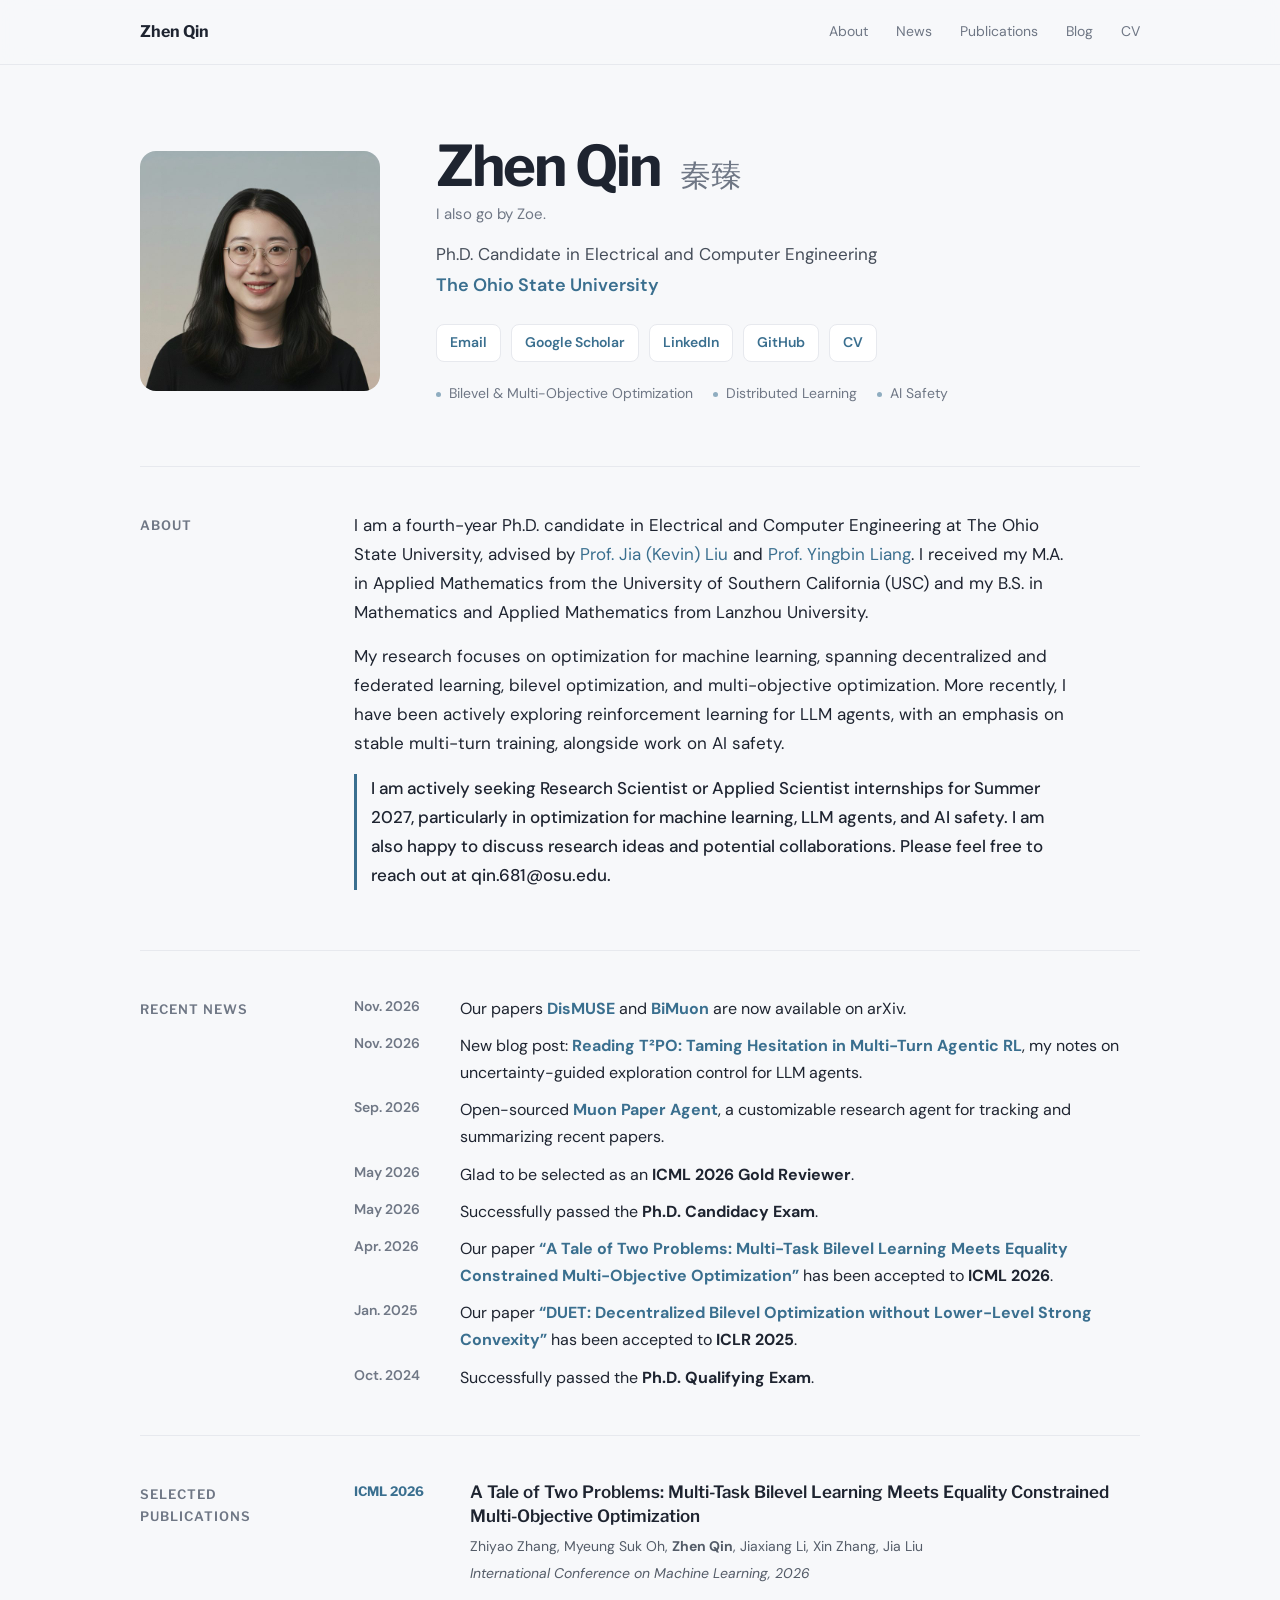
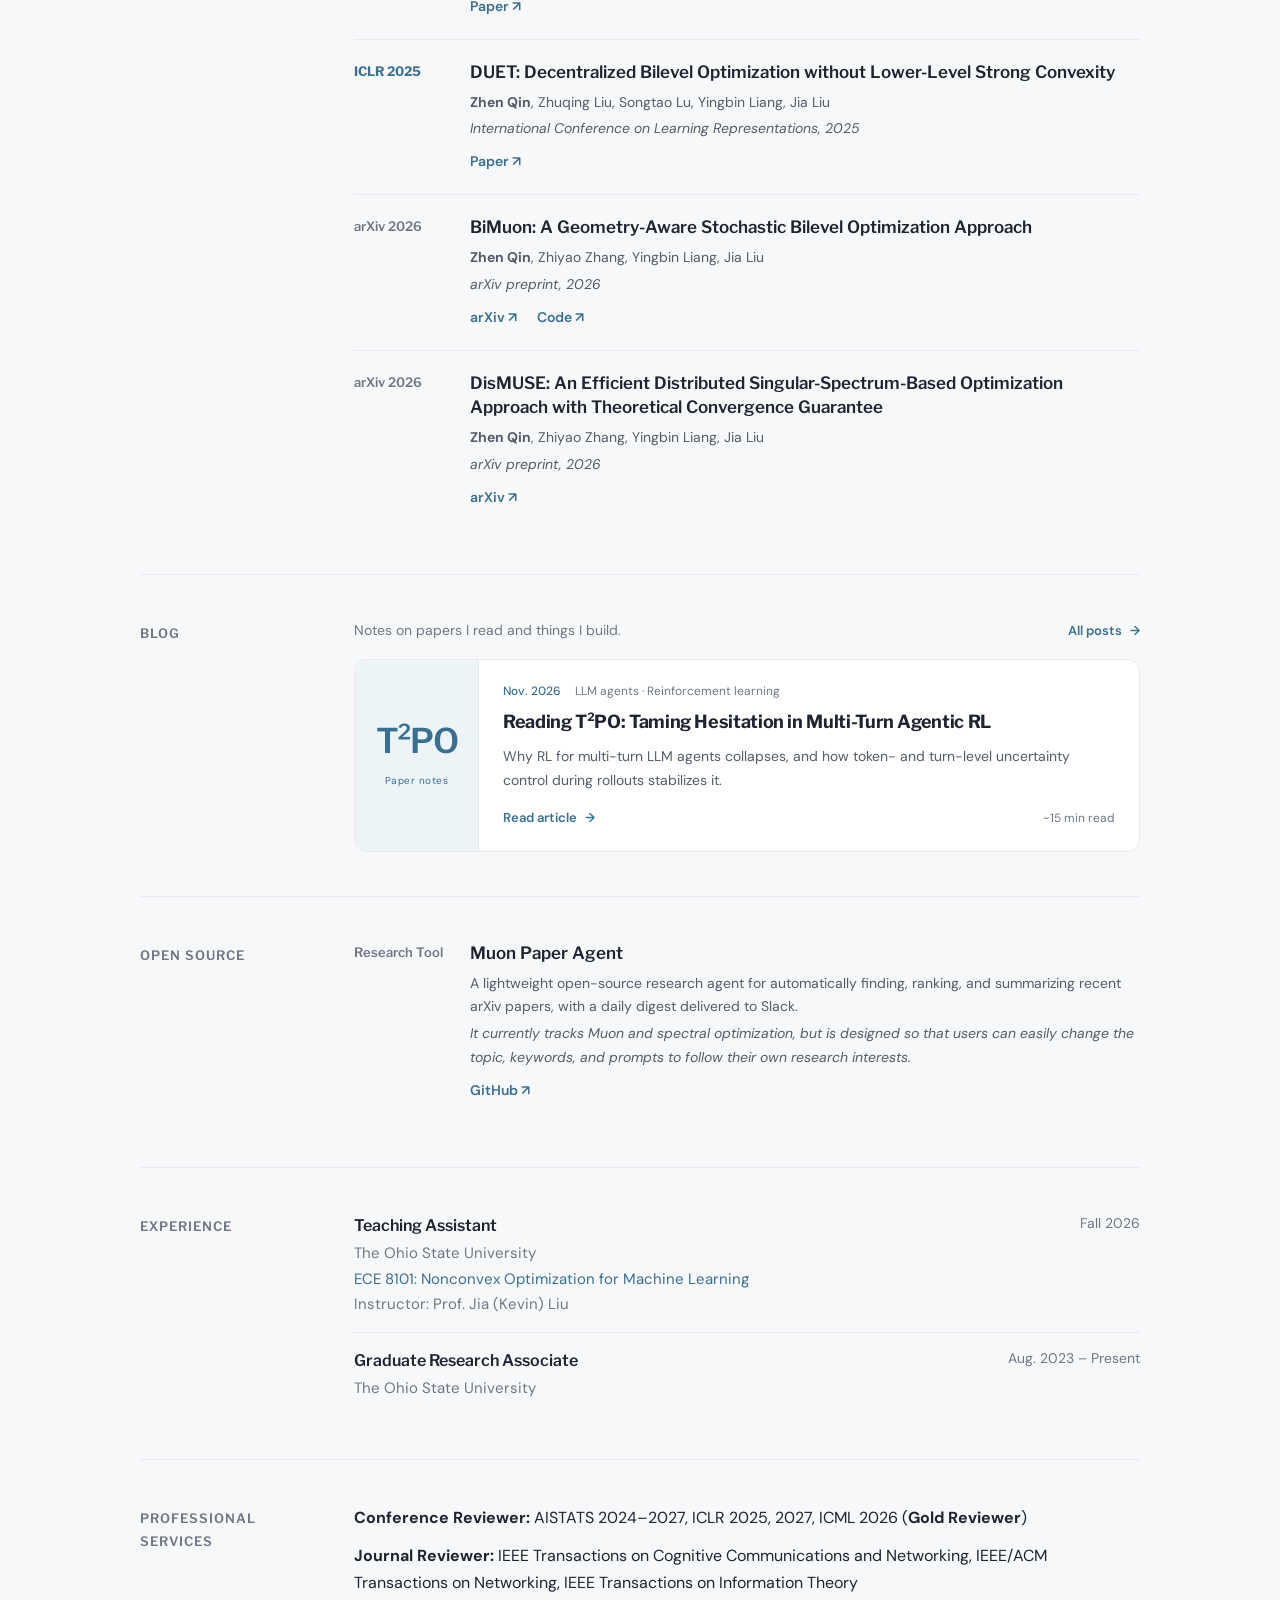
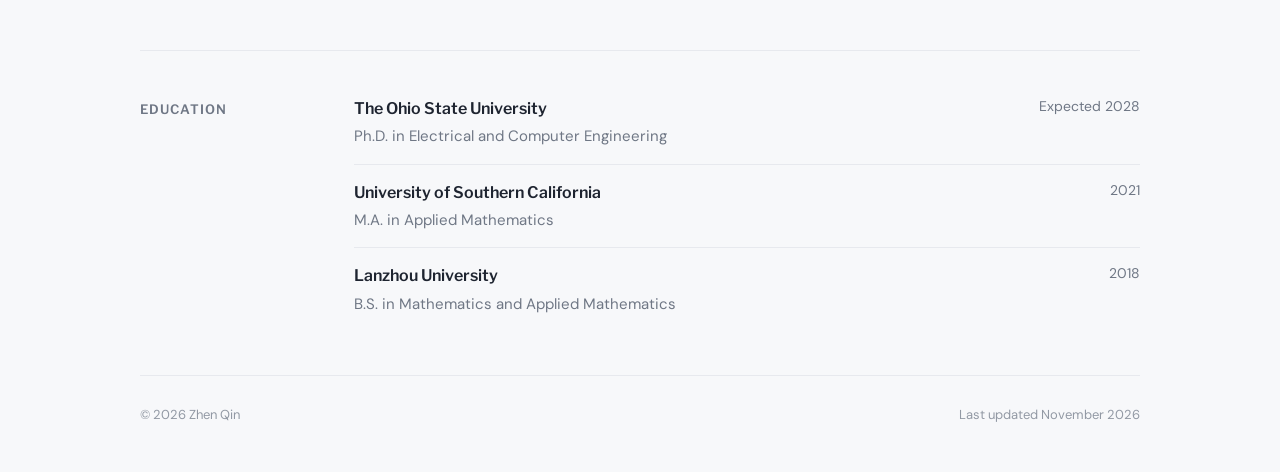
<file: index.html>
<!DOCTYPE html>
<html lang="en">
<head>
  <meta charset="UTF-8">
  <meta name="viewport" content="width=device-width, initial-scale=1.0">
  <meta name="description" content="Zhen Qin — Ph.D. Candidate at The Ohio State University.">
  <title>Zhen Qin</title>
  <link rel="stylesheet" href="style.css?v=refresh-1">
</head>
<body>
<header class="topbar">
  <div class="shell nav">
    <a class="brand" href="#top">Zhen Qin</a>
    <div class="navlinks">
      <a href="#about">About</a>
      <a href="#news">News</a>
      <a href="#publications">Publications</a>
      <a href="#blog">Blog</a>
      <a href="cv.pdf" target="_blank" rel="noopener">CV</a>
    </div>
  </div>
</header>

<main id="top" class="shell">
  <section class="hero">
    <div class="photo-wrap">
      <img src="profile.jpg" alt="Zhen Qin" class="photo">
    </div>
    <div class="hero-copy">
      <h1>Zhen Qin <span class="cn">秦臻</span></h1>
      <p class="aka-visible">I also go by Zoe.</p>
      <p class="position">Ph.D. Candidate in Electrical and Computer Engineering<br>
      <span>The Ohio State University</span></p>

      <div class="links">
        <a href="mailto:qin.681@osu.edu">Email</a>
        <a href="https://scholar.google.com/citations?user=U0ieJ7IAAAAJ" target="_blank" rel="noopener">Google Scholar</a>
        <a href="https://www.linkedin.com/in/zhen-qin-641653210/" target="_blank" rel="noopener">LinkedIn</a>
        <a href="https://github.com/ZhenQinZoe" target="_blank" rel="noopener">GitHub</a>
        <a href="cv.pdf" target="_blank" rel="noopener">CV</a>
      </div>

      <div class="tags">
        <span>Bilevel &amp; Multi-Objective Optimization</span>
        <span>Distributed Learning</span>
        <span>AI Safety</span>
      </div>
    </div>
  </section>

  <section id="about" class="section">
    <div class="label">About</div>
    <div class="body prose">
      <p>I am a fourth-year Ph.D. candidate in Electrical and Computer Engineering at The Ohio State University, advised by <a href="https://kevinliu-osu.github.io/" target="_blank" rel="noopener">Prof. Jia (Kevin) Liu</a> and <a href="https://sites.google.com/view/yingbinliang/home" target="_blank" rel="noopener">Prof. Yingbin Liang</a>. I received my M.A. in Applied Mathematics from the University of Southern California (USC) and my B.S. in Mathematics and Applied Mathematics from Lanzhou University.</p>
      <p>My research focuses on optimization for machine learning, spanning decentralized and federated learning, bilevel optimization, and multi-objective optimization. More recently, I have been actively exploring reinforcement learning for LLM agents, with an emphasis on stable multi-turn training, alongside work on AI safety.</p>
      <p class="seeking">I am actively seeking Research Scientist or Applied Scientist internships for Summer 2027, particularly in optimization for machine learning, LLM agents, and AI safety. I am also happy to discuss research ideas and potential collaborations. Please feel free to reach out at qin.681@osu.edu.</p>
    </div>
  </section>

  <section id="news" class="section">
    <div class="label">Recent News</div>
    <div class="body news-list">
      <div class="news-item"><span class="news-date">Nov. 2026</span><span>Our papers <a href="https://arxiv.org/abs/2611.10212" target="_blank" rel="noopener"><strong>DisMUSE</strong></a> and <a href="https://arxiv.org/abs/2611.10188" target="_blank" rel="noopener"><strong>BiMuon</strong></a> are now available on arXiv.</span></div>
      <div class="news-item"><span class="news-date">Nov. 2026</span><span> New blog post: <a href="blog/t2po/"><strong>Reading T²PO: Taming Hesitation in Multi-Turn Agentic RL</strong></a>, my notes on uncertainty-guided exploration control for LLM agents.</span></div>
      <div class="news-item"><span class="news-date">Sep. 2026</span><span> Open-sourced <a href="https://github.com/ZhenQinZoe/muon-paper-agent"target="_blank"rel="noopener"><strong>Muon Paper Agent</strong></a>, a customizable research agent for tracking and summarizing recent papers.</span></div>
      <div class="news-item"><span class="news-date">May 2026</span><span>Glad to be selected as an <strong>ICML 2026 Gold Reviewer</strong>.</span></div>
      <div class="news-item"><span class="news-date">May 2026</span><span>Successfully passed the <strong>Ph.D. Candidacy Exam</strong>.</span></div>
      <div class="news-item"><span class="news-date">Apr. 2026</span><span>Our paper <a href="https://arxiv.org/pdf/2605.09094" target="_blank" rel="noopener"><strong>“A Tale of Two Problems: Multi-Task Bilevel Learning Meets Equality Constrained Multi-Objective Optimization”</strong></a> has been accepted to <strong>ICML 2026</strong>.</span></div>
      <div class="news-item"><span class="news-date">Jan. 2025</span><span>Our paper <a href="https://proceedings.iclr.cc/paper_files/paper/2025/file/707a2d58641b2192203b4bf4c532cfe1-Paper-Conference.pdf" target="_blank" rel="noopener"><strong>“DUET: Decentralized Bilevel Optimization without Lower-Level Strong Convexity”</strong></a> has been accepted to <strong>ICLR 2025</strong>.</span></div>
      <div class="news-item"><span class="news-date">Oct. 2024</span><span>Successfully passed the <strong>Ph.D. Qualifying Exam</strong>.</span></div>
    </div>
  </section>

  <section id="publications" class="section">
    <div class="label">Selected Publications</div>
    <div class="body">
      <article class="paper">
        <div class="badge">ICML 2026</div>
        <div>
          <h2>A Tale of Two Problems: Multi-Task Bilevel Learning Meets Equality Constrained Multi-Objective Optimization</h2>
          <p class="meta">Zhiyao Zhang, Myeung Suk Oh, <strong>Zhen Qin</strong>, Jiaxiang Li, Xin Zhang, Jia Liu</p>
          <p class="venue">International Conference on Machine Learning, 2026</p>
          <a class="paperlink" href="https://arxiv.org/pdf/2605.09094" target="_blank">Paper ↗</a>
        </div>
      </article>

      <article class="paper">
        <div class="badge">ICLR 2025</div>
        <div>
          <h2>DUET: Decentralized Bilevel Optimization without Lower-Level Strong Convexity</h2>
          <p class="meta"><strong>Zhen Qin</strong>, Zhuqing Liu, Songtao Lu, Yingbin Liang, Jia Liu</p>
          <p class="venue">International Conference on Learning Representations, 2025</p>
          <a class="paperlink" href="https://proceedings.iclr.cc/paper_files/paper/2025/file/707a2d58641b2192203b4bf4c532cfe1-Paper-Conference.pdf" target="_blank">Paper ↗</a>
        </div>
      </article>

      <article class="paper">
        <div class="badge pre">arXiv 2026</div>
        <div>
          <h2>BiMuon: A Geometry-Aware Stochastic Bilevel Optimization Approach</h2>
          <p class="meta"><strong>Zhen Qin</strong>, Zhiyao Zhang, Yingbin Liang, Jia Liu</p>
          <p class="venue">arXiv preprint, 2026</p>
          <a class="paperlink" href="https://arxiv.org/abs/2611.10188" target="_blank" rel="noopener">arXiv ↗</a>
          <a class="paperlink" href="https://github.com/ZhenQinZoe/BiMuon" target="_blank" rel="noopener">Code ↗</a>
        </div>
      </article>

      <article class="paper">
        <div class="badge pre">arXiv 2026</div>
        <div>
          <h2>DisMUSE: An Efficient Distributed Singular-Spectrum-Based Optimization Approach with Theoretical Convergence Guarantee</h2>
          <p class="meta"><strong>Zhen Qin</strong>, Zhiyao Zhang, Yingbin Liang, Jia Liu</p>
          <p class="venue">arXiv preprint, 2026</p>
          <a class="paperlink" href="https://arxiv.org/abs/2611.10212" target="_blank" rel="noopener">arXiv ↗</a>
        </div>
      </article>
    </div>
  </section>

  <section id="blog" class="section home-writing" aria-labelledby="blog-heading">
    <h2 class="label" id="blog-heading">Blog</h2>
    <div class="body">
      <div class="home-writing-overview">
        <p>Notes on papers I read and things I build.</p>
        <a class="home-all-posts" href="blog/">All posts <span aria-hidden="true">→</span></a>
      </div>
      <div class="home-writing-list">
        <article class="home-post">
          <a class="home-post-link" href="blog/t2po/" aria-labelledby="home-t2po-title">
            <div class="home-post-cover" aria-hidden="true"><span>T²PO</span><span>Paper notes</span></div>
            <div class="home-post-copy">
              <div class="home-post-meta"><time datetime="2026-11">Nov. 2026</time><span>LLM agents · Reinforcement learning</span></div>
              <h3 id="home-t2po-title">Reading T²PO: Taming Hesitation in Multi-Turn Agentic RL</h3>
              <p>Why RL for multi-turn LLM agents collapses, and how token- and turn-level uncertainty control during rollouts stabilizes it.</p>
              <div class="home-post-bottom"><span class="home-read-link">Read article <span aria-hidden="true">→</span></span><span>~15 min read</span></div>
            </div>
          </a>
        </article>
      </div>
    </div>
  </section>

  <section id="opensource" class="section">
  <div class="label">Open Source</div>

  <div class="body">
    <article class="paper">
      <div class="badge pre">Research Tool</div>

      <div>
        <h2>Muon Paper Agent</h2>

        <p class="meta">
          A lightweight open-source research agent for automatically finding,
          ranking, and summarizing recent arXiv papers, with a daily digest
          delivered to Slack.
        </p>

        <p class="venue">
          It currently tracks Muon and spectral optimization, but is designed
          so that users can easily change the topic, keywords, and prompts to
          follow their own research interests.
        </p>

        <a
          class="paperlink"
          href="https://github.com/ZhenQinZoe/muon-paper-agent"
          target="_blank"
          rel="noopener"
        >
          GitHub ↗
        </a>
      </div>
    </article>
  </div>
</section>
  
  <section id="experience" class="section">
    <div class="label">Experience</div>
    <div class="body timeline">
      <div class="edu">
        <div>
          <h3>Teaching Assistant</h3>
          <p>The Ohio State University</p>
          <p><a href="https://kevinliu-osu.github.io/teaching/ECE8101_A26/index.html" target="_blank" rel="noopener">ECE 8101: Nonconvex Optimization for Machine Learning</a><br>Instructor: Prof. Jia (Kevin) Liu</p>
        </div>
        <div class="date">Fall 2026</div>
      </div>
      <div class="edu">
        <div>
          <h3>Graduate Research Associate</h3>
          <p>The Ohio State University</p>
        </div>
        <div class="date">Aug. 2023 – Present</div>
      </div>
    </div>
  </section>

  <section id="service" class="section">
    <div class="label">Professional Services</div>
    <div class="body service-simple">
      <p><strong>Conference Reviewer:</strong> AISTATS 2024–2027, ICLR 2025, 2027, ICML 2026 (<strong>Gold Reviewer</strong>)</p>
      <p><strong>Journal Reviewer:</strong> IEEE Transactions on Cognitive Communications and Networking, IEEE/ACM Transactions on Networking, IEEE Transactions on Information Theory</p>
    </div>
  </section>

  <section id="education" class="section">
    <div class="label">Education</div>
    <div class="body timeline">
      <div class="edu"><div><h3>The Ohio State University</h3><p>Ph.D. in Electrical and Computer Engineering</p></div><div class="date">Expected 2028</div></div>
      <div class="edu"><div><h3>University of Southern California</h3><p>M.A. in Applied Mathematics</p></div><div class="date">2021</div></div>
      <div class="edu"><div><h3>Lanzhou University</h3><p>B.S. in Mathematics and Applied Mathematics</p></div><div class="date">2018</div></div>
    </div>
  </section>
</main>

<footer class="shell footer">
  <span>© 2026 Zhen Qin</span><span>Last updated November 2026</span>
</footer>
</body>
</html>
</file>
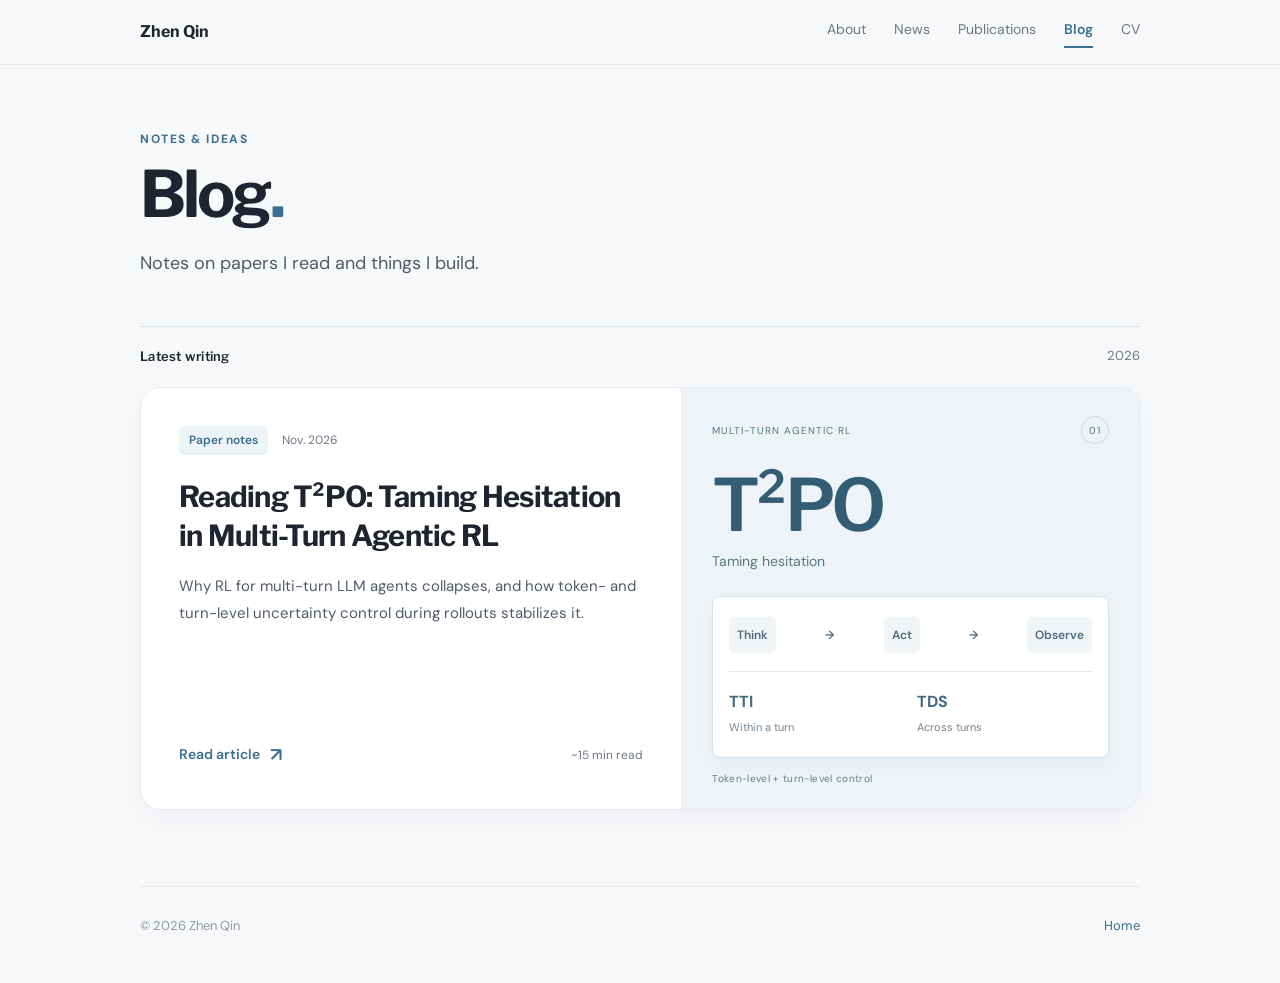
<file: blog/index.html>
<!DOCTYPE html>
<html lang="en">
<head>
  <meta charset="UTF-8">
  <meta name="viewport" content="width=device-width, initial-scale=1.0">
  <title>Blog — Zhen Qin</title>
  <meta name="description" content="Notes on papers and research by Zhen Qin.">
  <link rel="stylesheet" href="../style.css?v=refresh-1">
  <link rel="stylesheet" href="blog.css?v=compact-flows-1">
</head>
<body class="blog-page" id="top">
<a class="skip-link" href="#content">Skip to content</a>
<header class="topbar">
  <div class="shell nav">
    <a class="brand" href="../">Zhen Qin</a>
    <div class="navlinks">
      <a href="../#about">About</a>
      <a href="../#news">News</a>
      <a href="../#publications">Publications</a>
      <a href="./" aria-current="page">Blog</a>
      <a href="../cv.pdf" target="_blank" rel="noopener">CV</a>
    </div>
  </div>
</header>

<main class="shell blog-index" id="content">
  <header class="blog-heading">
    <p class="eyebrow">Notes &amp; ideas</p>
    <h1>Blog<span class="heading-dot" aria-hidden="true">.</span></h1>
    <p class="blog-intro">Notes on papers I read and things I build.</p>
  </header>

  <section class="writing-list" aria-labelledby="writing-heading">
    <div class="section-heading">
      <h2 id="writing-heading">Latest writing</h2>
      <span>2026</span>
    </div>
    <article class="post-card">
      <a class="post-card-link" href="t2po/" aria-labelledby="t2po-title">
        <div class="post-card-copy">
          <div class="card-meta"><span class="category">Paper notes</span><time datetime="2026-11">Nov. 2026</time></div>
          <h2 id="t2po-title">Reading T²PO: Taming Hesitation in Multi-Turn Agentic RL</h2>
          <p>Why RL for multi-turn LLM agents collapses, and how token- and turn-level uncertainty control during rollouts stabilizes it.</p>
          <div class="card-bottom"><span class="read-link">Read article <span aria-hidden="true">↗</span></span><span>~15 min read</span></div>
        </div>
        <div class="post-card-art" aria-hidden="true">
          <div class="art-heading"><span>Multi-turn agentic RL</span><span class="art-number">01</span></div>
          <div class="art-title">T²PO</div>
          <div class="art-subtitle">Taming hesitation</div>
          <div class="art-figure art-diagram"><div class="art-diagram-row"><span>Think</span><span>→</span><span>Act</span><span>→</span><span>Observe</span></div><div class="art-diagram-methods"><span><strong>TTI</strong>Within a turn</span><span><strong>TDS</strong>Across turns</span></div></div>
          <div class="art-caption">Token-level + turn-level control</div>
        </div>
      </a>
    </article>
  </section>
</main>

<footer class="shell footer">
  <span>© 2026 Zhen Qin</span><span><a href="../">Home</a></span>
</footer>
</body>
</html>
</file>
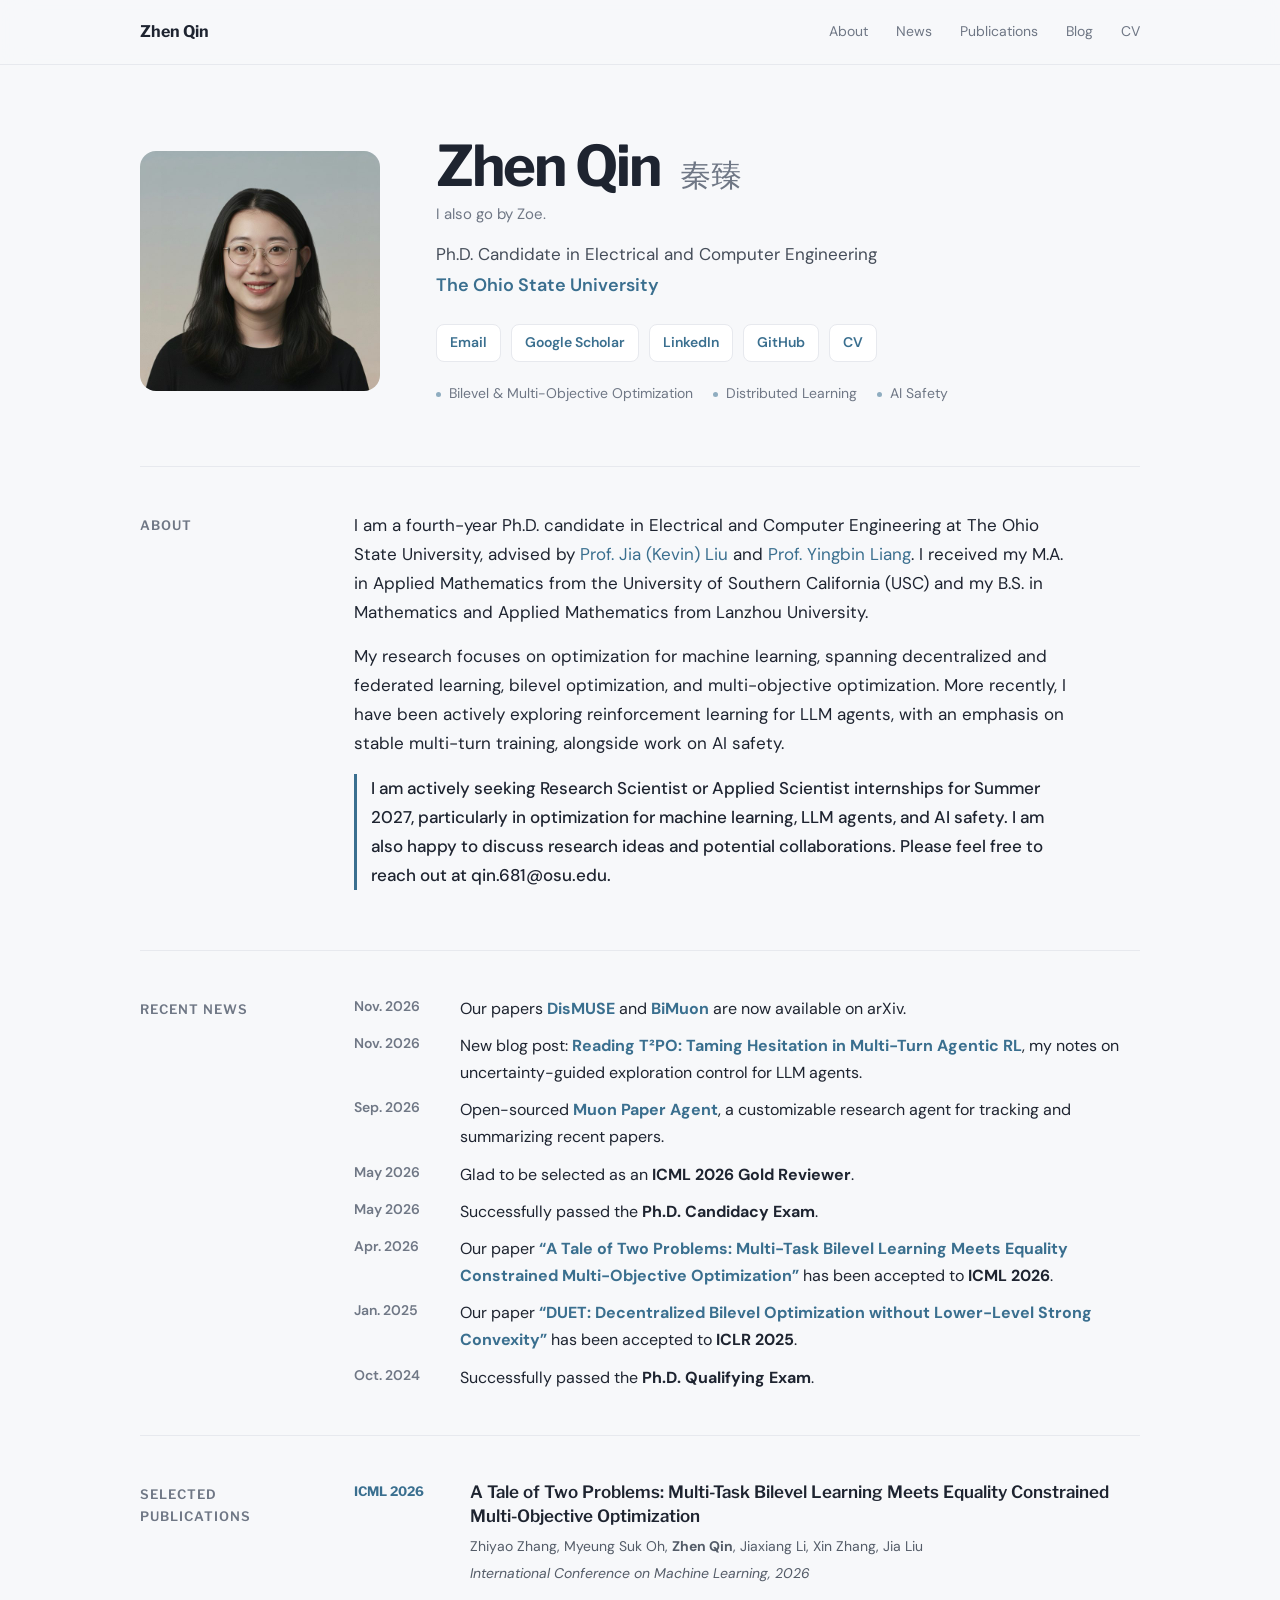
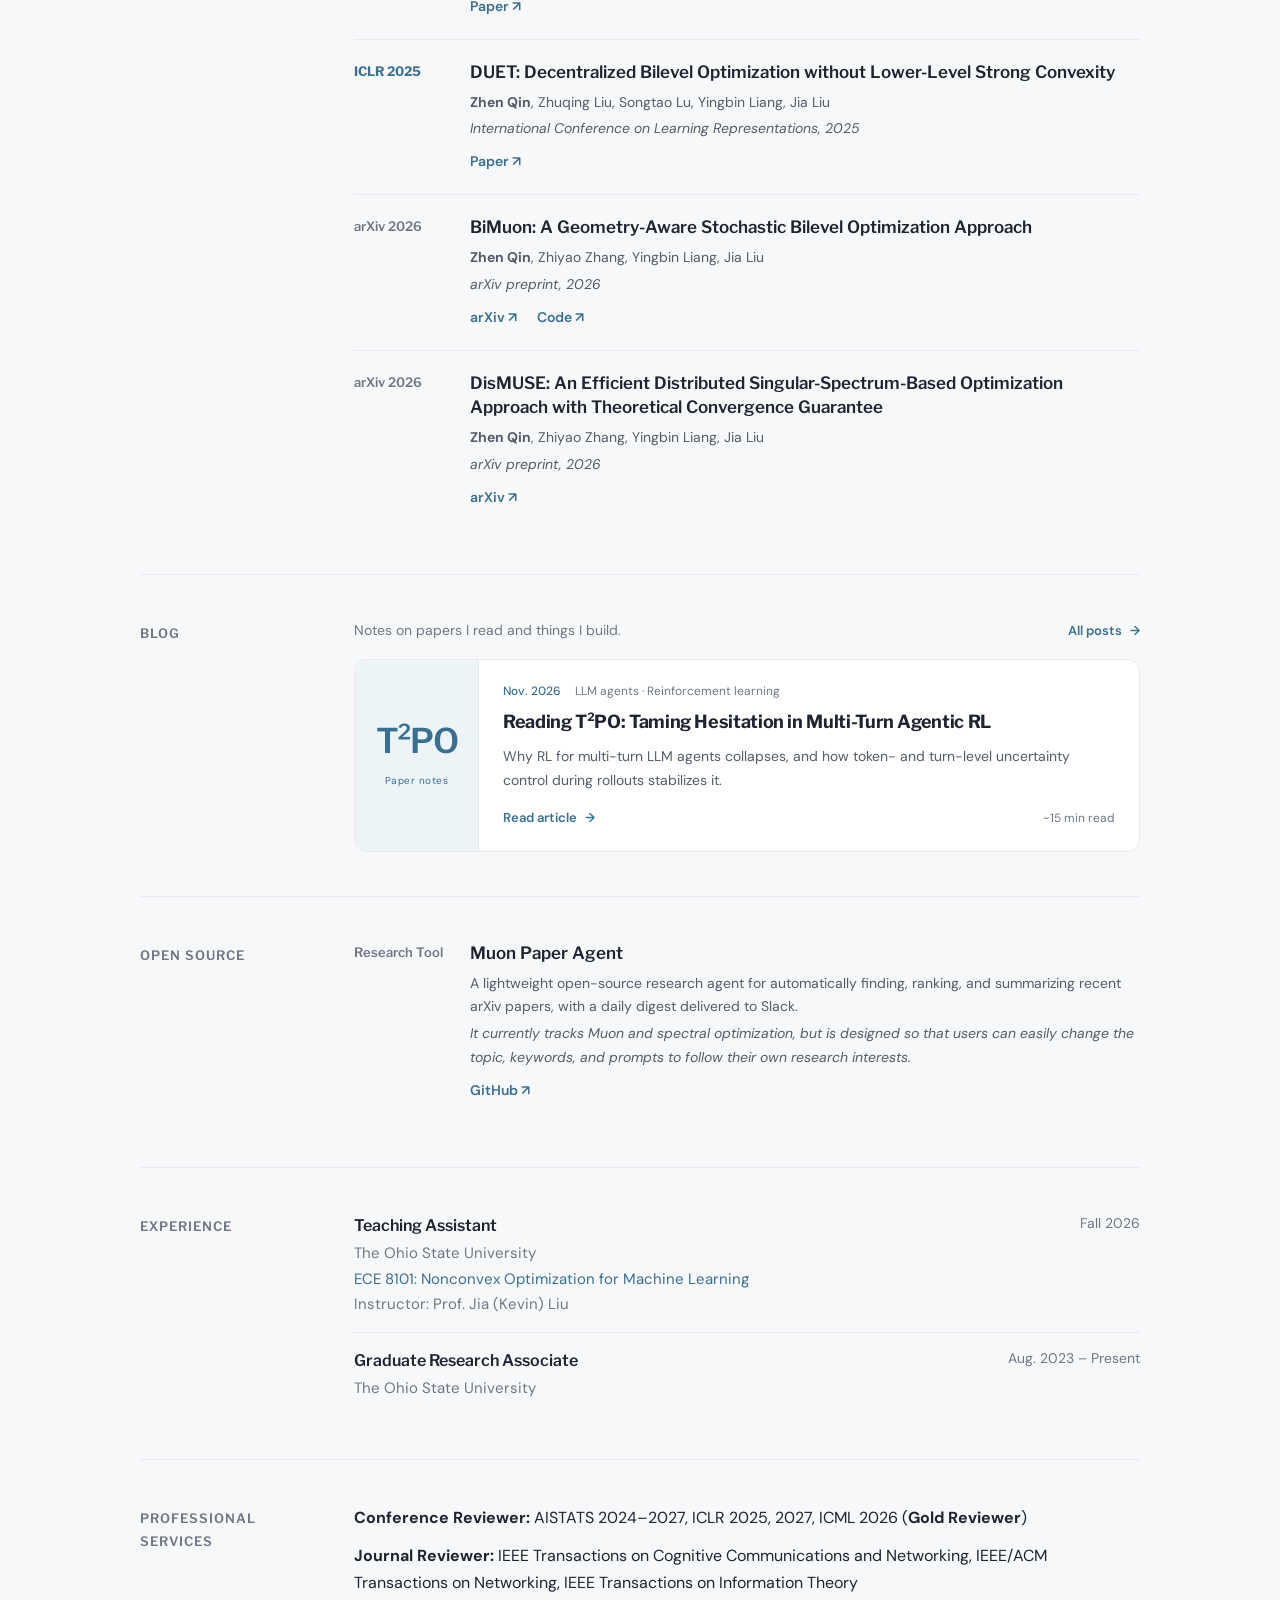
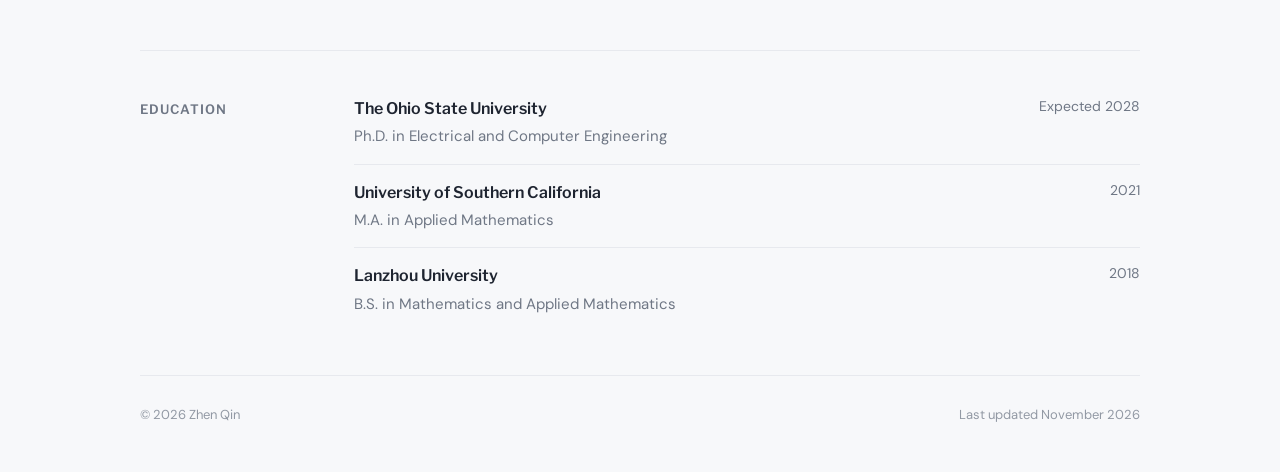
<file: zhenqin.github.io/index.html>
<!doctype html>
<html lang="en">
<head>
  <meta charset="utf-8">
  <meta name="viewport" content="width=device-width, initial-scale=1">
  <title>Zhen Qin — Homepage moved</title>
  <link rel="canonical" href="https://zhenqinzoe.github.io/">
  <script>window.location.replace("/" + window.location.search + window.location.hash);</script>
  <meta http-equiv="refresh" content="0; url=https://zhenqinzoe.github.io/">
</head>
<body>
  <p>My homepage has moved to <a href="https://zhenqinzoe.github.io/">https://zhenqinzoe.github.io/</a>.</p>
</body>
</html>
</file>
<file: style.css>
@import url('https://fonts.googleapis.com/css2?family=DM+Sans:wght@400;500;600&family=Libre+Franklin:wght@500;600;700&display=swap');
:root{--bg:#f7f8fa;--paper:#fff;--text:#1e2430;--muted:#6f7785;--line:#e7e9ee;--accent:#3a6f8f;--accent-soft:#edf4f8;--tag:#f1f3f6;--max:1000px}
*{box-sizing:border-box}
html{scroll-behavior:smooth}
body{margin:0;background:var(--bg);color:var(--text);font-family:"DM Sans",system-ui,sans-serif;font-size:16px;line-height:1.7}
a{color:var(--accent);text-decoration:none}
a:hover{opacity:.78}
.shell{width:min(var(--max),calc(100% - 40px));margin:0 auto}
.brand,h1,h2,h3,.label{font-family:"Libre Franklin",sans-serif}

/* Top bar */
.topbar{position:sticky;top:0;z-index:20;background:rgba(247,248,250,.9);backdrop-filter:blur(14px);border-bottom:1px solid var(--line)}
.nav{min-height:64px;display:flex;align-items:center;justify-content:space-between;gap:24px}
.brand{font-weight:700;color:var(--text)}
.brand-zoe{font-weight:500;color:var(--muted);font-size:.88em}
.navlinks{display:flex;gap:28px;flex-wrap:wrap}
.navlinks a{color:var(--muted);font-size:14px}
.navlinks a:hover,.navlinks a[aria-current]{color:var(--text);opacity:1}

/* Hero */
.hero{padding:72px 0 60px;display:grid;grid-template-columns:240px 1fr;gap:56px;align-items:center}
.photo{width:100%;aspect-ratio:1;display:block;object-fit:cover;border-radius:16px}
.hero h1{margin:0 0 14px;font-size:clamp(40px,5.5vw,56px);line-height:1.05;letter-spacing:-.035em}
.cn{font-size:.55em;font-weight:500;color:var(--muted);margin-left:10px;letter-spacing:0}
.position{font-size:17px;line-height:1.6;color:#454d59;margin:0 0 24px}
.position span{display:inline-block;margin-top:3px;color:var(--accent);font-size:18px;font-weight:600}
.links{display:flex;flex-wrap:wrap;gap:10px;margin-bottom:20px}
.links a{border:1px solid var(--line);background:var(--paper);border-radius:8px;padding:6px 13px;font-size:14px;font-weight:600}
.links a:hover{border-color:var(--accent);opacity:1}
.tags{display:flex;flex-wrap:wrap;gap:4px 20px;color:var(--muted);font-size:14px}
.tags span::before{content:"";display:inline-block;width:5px;height:5px;border-radius:50%;background:var(--accent);opacity:.55;margin-right:8px;vertical-align:middle}

/* Sections: label column + content column */
.section{display:grid;grid-template-columns:170px 1fr;gap:44px;padding:44px 0;border-top:1px solid var(--line);scroll-margin-top:70px}
.label{margin:0;font-weight:600;font-size:13px;color:var(--muted);text-transform:uppercase;letter-spacing:.08em;line-height:1.7;padding-top:3px}
.body{min-width:0}
.prose p{margin:0 0 16px;max-width:720px;font-size:17px}
.seeking{border-left:3px solid var(--accent);padding-left:14px;color:var(--text);font-weight:500}

/* News */
.news-list{display:flex;flex-direction:column;gap:10px}
.news-item{display:grid;grid-template-columns:90px 1fr;gap:16px;align-items:start}
.news-date{color:var(--muted);font-weight:600;font-size:14px;font-variant-numeric:tabular-nums}

/* Publications & open source: flat list, venue in the left column */
.paper{display:grid;grid-template-columns:96px 1fr;gap:20px;padding:20px 0;border-bottom:1px solid var(--line)}
.paper:first-child{padding-top:0}
.paper:last-child{border-bottom:0}
.badge{font-family:"Libre Franklin",sans-serif;font-size:13px;font-weight:700;color:var(--accent);line-height:1.5;padding-top:2px}
.badge.pre{color:var(--muted);font-weight:600}
.paper h2{margin:0 0 6px;font-size:17px;font-weight:600;line-height:1.45}
.meta,.venue{margin:0 0 3px;color:#545c68;font-size:14px}
.venue{font-style:italic}
.paperlink{display:inline-block;margin:6px 16px 0 0;font-weight:600;font-size:14px}

/* Experience & education */
.edu{display:flex;justify-content:space-between;gap:24px;padding:14px 0;border-bottom:1px solid var(--line)}
.edu:first-child{padding-top:0}
.edu:last-child{border-bottom:0}
.edu h3{margin:0 0 2px;font-size:16px;font-weight:600}
.edu p{margin:0;color:var(--muted);font-size:15px}
.date{color:var(--muted);font-size:14px;white-space:nowrap}
.service-simple p{margin:0 0 10px}

.footer{display:flex;justify-content:space-between;gap:20px;color:#9299a4;font-size:13px;padding:28px 0 46px;border-top:1px solid var(--line)}

/* Homepage preview of the latest blog posts */
.home-writing-overview{display:flex;justify-content:space-between;align-items:baseline;gap:14px 24px;margin-bottom:16px}
.home-writing-overview p{color:var(--muted);font-size:14px;margin:0}
.home-all-posts{display:inline-flex;gap:8px;align-items:center;white-space:nowrap;font-size:13px;font-weight:600}
.home-writing-list{display:grid;gap:16px}
.home-post{background:var(--paper);border:1px solid var(--line);border-radius:12px;overflow:hidden;transition:border-color .2s}
.home-post:hover{border-color:#bdcdd8}
.home-post-link{display:grid;grid-template-columns:124px minmax(0,1fr);color:var(--text);height:100%}
.home-post-link:hover{opacity:1}
.home-post-cover{display:flex;flex-direction:column;justify-content:center;align-items:center;gap:10px;background:var(--accent-soft);border-right:1px solid #e2ebf0;color:var(--accent);padding:22px 12px}
.home-post-cover>span:first-child{font-family:"Libre Franklin",sans-serif;font-size:34px;font-weight:600;letter-spacing:-.05em;line-height:1.2}
.home-post-cover>span:last-child{font-size:10px;letter-spacing:.05em}
.home-post-copy{padding:22px 24px;min-width:0}
.home-post-meta{display:flex;flex-wrap:wrap;gap:4px 14px;color:var(--muted);font-size:12px;line-height:1.6;margin-bottom:8px}
.home-post-meta time{color:var(--accent);font-weight:500}
.home-post h3{font-size:18px;letter-spacing:-.02em;line-height:1.4;margin:0 0 10px}
.home-post-copy>p{font-size:14px;line-height:1.75;color:#545c68;margin:0 0 14px}
.home-post-bottom{display:flex;justify-content:space-between;align-items:center;gap:16px;color:var(--muted);font-size:12px}
.home-read-link{color:var(--accent);font-size:13px;font-weight:600;display:inline-flex;gap:8px}
.home-writing a:focus-visible{outline:3px solid var(--accent);outline-offset:4px;border-radius:3px}
.home-post-link:focus-visible{outline-offset:-4px}

@media(max-width:820px){
  .hero{grid-template-columns:200px 1fr;gap:34px}
  .section{grid-template-columns:1fr;gap:14px}
}
@media(max-width:650px){
  .shell{width:min(var(--max),calc(100% - 28px))}
  .nav{align-items:flex-start;flex-direction:column;padding:12px 0;gap:4px}
  .navlinks{gap:18px}
  .hero{grid-template-columns:1fr;padding-top:36px;gap:24px}
  .photo{width:160px}
  .hero h1{font-size:40px}
  .section{scroll-margin-top:110px}
  .news-item{grid-template-columns:78px 1fr;gap:10px}
  .paper{grid-template-columns:1fr;gap:4px}
  .edu,.footer{flex-direction:column;gap:4px}
  .home-writing-overview{flex-wrap:wrap;gap:8px}
  .home-post-link{grid-template-columns:1fr}
  .home-post-cover{flex-direction:row;justify-content:space-between;padding:15px 20px;border-right:0;border-bottom:1px solid #e2ebf0}
  .home-post-cover>span:first-child{font-size:28px}
  .home-post-copy{padding:20px}
}
@media(prefers-reduced-motion:reduce){html{scroll-behavior:auto}.home-post{transition:none}}
.aka-visible{margin:-8px 0 14px;color:var(--muted);font-size:15px}
</file>
<file: blog/blog.css>
/* Blog-specific styles. The homepage continues to use style.css unchanged. */
.blog-page{--reading:760px;--ink-soft:#505b6b;--blog-rule:#dce3e9}
.blog-page a:focus-visible,.post-toc summary:focus-visible{outline:3px solid var(--accent);outline-offset:5px;border-radius:3px}
.blog-page .navlinks a[aria-current="page"]{color:var(--accent);font-weight:600;box-shadow:0 2px 0 var(--accent);padding-bottom:5px}
.skip-link{position:fixed;top:10px;left:20px;z-index:30;background:var(--paper);border:1px solid var(--accent);padding:8px 14px;transform:translateY(-180%)}
.skip-link:focus{transform:translateY(0)}
.eyebrow,.post-kicker{color:var(--accent);font-size:12px;font-weight:700;text-transform:uppercase;letter-spacing:.13em}
.blog-index{padding:64px 0 76px;min-height:calc(100vh - 170px)}
.blog-heading{margin-bottom:48px}
.blog-heading .eyebrow{margin:0 0 10px}
.blog-heading h1{font-size:clamp(44px,6vw,64px);line-height:1.1;letter-spacing:-.045em;margin:0 0 18px}
.heading-dot{color:var(--accent)}
.blog-intro{color:var(--ink-soft);font-size:18px;margin:0}
.section-heading{display:flex;align-items:center;justify-content:space-between;border-top:1px solid var(--blog-rule);padding:18px 0 20px}
.section-heading h2{font-size:13px;font-weight:600;letter-spacing:.02em;margin:0}
.section-heading>span{font-size:13px;color:var(--muted);font-variant-numeric:tabular-nums}
.post-card{background:var(--paper);border:1px solid var(--line);border-radius:20px;overflow:hidden;box-shadow:0 12px 30px rgba(31,41,55,.035);transition:border-color .2s,box-shadow .2s}
.post-card:hover{border-color:#bdcdd8;box-shadow:0 16px 38px rgba(31,41,55,.07)}
.post-card-link{display:grid;grid-template-columns:1.18fr 1fr;color:var(--text);height:100%}
.post-card-link:hover{opacity:1}
.post-card-link:focus-visible{outline-offset:-4px}
.post-card-copy{padding:38px;display:flex;flex-direction:column;align-items:flex-start}
.card-meta{display:flex;gap:14px;align-items:center;color:var(--muted);font-size:12px;margin-bottom:22px}
.category{color:var(--accent);font-weight:600;background:var(--accent-soft);padding:4px 10px;border-radius:5px}
.post-card h2{font-size:clamp(23px,2.6vw,29px);line-height:1.35;letter-spacing:-.025em;margin:0 0 18px}
.post-card-copy>p{font-size:15px;line-height:1.8;color:var(--ink-soft);margin:0 0 30px}
.card-bottom{display:flex;justify-content:space-between;align-items:center;gap:20px;width:100%;margin-top:auto;font-size:12px;color:var(--muted)}
.read-link{color:var(--accent);font-size:14px;font-weight:600;display:inline-flex;gap:10px;align-items:center}
.read-link>span{font-size:19px;transition:transform .2s}
.post-card:hover .read-link>span{transform:translate(2px,-2px)}
.post-card-art{background:#edf3f6;border-left:1px solid #e2ebf0;padding:28px 30px 22px;display:flex;flex-direction:column;justify-content:center;overflow:hidden}
.art-heading{display:flex;justify-content:space-between;align-items:center;font-size:10px;letter-spacing:.1em;text-transform:uppercase;color:#5b7687}
.art-number{font-variant-numeric:tabular-nums;border:1px solid #cbd9e2;border-radius:50%;width:28px;height:28px;display:grid;place-items:center}
.art-title{font-family:"Libre Franklin",sans-serif;font-size:72px;font-weight:600;letter-spacing:-.06em;line-height:1.05;color:#335c75;margin-top:24px}
.art-subtitle{color:#5b7687;font-size:14px;margin:6px 0 22px}
.art-figure{border:1px solid #d7e1e8;border-radius:8px;overflow:hidden;background:white;box-shadow:0 7px 18px rgba(41,68,87,.04)}
.art-figure img{display:block;width:100%;height:auto}
.art-caption{font-size:10px;letter-spacing:.035em;color:#657c8a;margin-top:12px}
/* Long-form reading */
.post{width:min(var(--reading),calc(100% - 48px));margin:0 auto;padding:44px 0 30px}
.post-header{width:100%;padding-bottom:34px;margin-bottom:32px;border-bottom:1px solid var(--blog-rule)}
.back-link{display:inline-flex;align-items:center;gap:9px;font-size:13px;color:var(--muted);margin-bottom:34px}
.back-link:hover{color:var(--accent);opacity:1}
.post-kicker{margin-bottom:14px}
.post h1{font-size:clamp(32px,4.3vw,48px);line-height:1.17;letter-spacing:-.035em;margin:0 0 24px;max-width:900px;text-wrap:balance}
.post .post-meta{color:var(--muted);font-size:13px;line-height:1.8;margin:0;max-width:720px}
.post-meta a{font-weight:500}
.tldr{background:var(--accent-soft);border:1px solid #dbe7ef;border-left:3px solid var(--accent);border-radius:0 12px 12px 0;padding:23px 26px;margin:0 0 24px}
.tldr>strong{display:block;font-family:"Libre Franklin",sans-serif;color:var(--accent);font-size:12px;letter-spacing:.07em;margin-bottom:9px}
.post .tldr p{margin:0;font-size:16px;line-height:1.85;color:#354b5b}
.post-toc{border:1px solid var(--blog-rule);border-radius:12px;background:rgba(255,255,255,.55);margin:0 0 34px}
.post-toc summary{display:flex;align-items:center;gap:12px;list-style:none;cursor:pointer;padding:16px 20px;color:var(--text);font-size:14px;font-weight:600}
.post-toc summary::-webkit-details-marker{display:none}
.post-toc summary::after{content:"+";font-size:21px;font-weight:400;color:var(--accent);line-height:1}
.post-toc[open] summary::after{content:"−"}
.toc-hint{margin-left:auto;color:var(--muted);font-size:12px;font-weight:400}
.post-toc nav{padding:0 24px 18px}
.post .post-toc ol{columns:2;column-gap:44px;padding-left:22px;margin:0}
.post .post-toc li{font-size:13px;line-height:1.55;padding:5px 0 5px 3px;margin:0;break-inside:avoid;color:var(--muted)}
.post-toc a{color:var(--ink-soft)}
.post-toc a:hover{color:var(--accent);opacity:1}
.post h2{font-size:27px;line-height:1.35;letter-spacing:-.025em;margin:56px 0 20px;padding-top:28px;border-top:1px solid var(--blog-rule);scroll-margin-top:90px;text-wrap:balance}
.post h3{font-size:19px;line-height:1.4;margin:34px 0 16px}
.post p,.post li{font-size:17px;line-height:1.85}
.post p{margin:0 0 20px}
.post ul,.post ol{padding-left:24px;margin:0 0 22px}
.post li{margin-bottom:9px;padding-left:3px}
.post p>a,.post li>a{text-decoration:underline;text-decoration-color:#b7cbd8;text-underline-offset:3px;text-decoration-thickness:1px}
.post .post-toc a{text-decoration:none}
.post code{font-family:ui-monospace,SFMono-Regular,Menlo,monospace;font-size:.86em;background:#eceff3;border:1px solid #e4e8ed;border-radius:5px;padding:1px 5px;overflow-wrap:anywhere}
.post blockquote{margin:24px 0;padding:2px 0 2px 22px;border-left:3px solid #c1d3df;color:var(--ink-soft)}
.post blockquote p:last-child{margin-bottom:0}
.post figure{margin:32px 0 36px;width:100%}
.post figure>a{display:block;border-radius:12px}
.post figure>a:hover{opacity:1}
.post figure img{width:100%;height:auto;display:block;border:1px solid var(--blog-rule);border-radius:12px;background:#fff;box-shadow:0 6px 20px rgba(31,41,55,.025)}
.post figcaption{width:min(var(--reading),100%);margin:14px auto 0;color:var(--muted);font-size:13px;line-height:1.7}
.post .katex{position:relative}
.katex-display{overflow-x:auto;overflow-y:hidden;padding:12px 4px}
.post table{width:100%;border-collapse:separate;border-spacing:0;margin:0;font-size:14px;line-height:1.6;background:var(--paper)}
.table-wrap{overflow-x:auto;margin:24px 0 28px;border:1px solid var(--blog-rule);border-radius:10px}
.post th,.post td{padding:13px 16px;text-align:left;border-bottom:1px solid var(--line);vertical-align:top}
.post th{background:#f0f4f7;font-family:"Libre Franklin",sans-serif;font-size:12px;color:#5c6976;font-weight:600}
.post tr:last-child td{border-bottom:0}
.post td.num,.post th.num{text-align:right;font-variant-numeric:tabular-nums;white-space:nowrap}
.post tr.hl td{background:var(--accent-soft);font-weight:600}
.post .note{color:var(--muted);font-size:14px}
.post .refs li{font-size:14px;line-height:1.8;margin-bottom:11px;overflow-wrap:anywhere}
.post .post-end{border-top:1px solid var(--blog-rule);margin-top:46px;padding-top:22px;color:var(--muted);font-size:13px}
.footer-links{display:flex;gap:24px}
#top,#content{scroll-margin-top:100px}
@media(max-width:850px){
  .post-card-copy{padding:28px}
  .post-card-art{padding:24px}
  .art-title{font-size:60px}
  .card-bottom{flex-wrap:wrap;gap:8px 20px}
}
@media(max-width:650px){
  .blog-index{padding-top:36px;padding-bottom:42px;min-height:calc(100vh - 200px)}
  .blog-heading{margin-bottom:32px}
  .blog-intro{font-size:16px}
  .post-card-link{grid-template-columns:1fr}
  .post-card-copy{padding:26px 24px}
  .post-card h2{font-size:25px}
  .card-meta{margin-bottom:18px}
  .post-card-copy>p{margin-bottom:22px}
  .post-card-art{border-left:0;border-top:1px solid #e2ebf0;padding:22px 24px;display:grid;grid-template-columns:1fr 1.25fr;column-gap:20px;align-items:center}
  .art-heading{grid-column:1/-1;margin-bottom:14px}
  .art-title{font-size:48px;margin:0;align-self:end}
  .art-subtitle{font-size:12px;margin:4px 0 0;align-self:start}
  .art-figure{grid-column:2;grid-row:2/4}
  .art-caption{grid-column:1/-1;margin-top:14px}
  .post{width:calc(100% - 36px);padding-top:28px}
  .post-header{width:100%;padding-bottom:24px;margin-bottom:24px}
  .back-link{margin-bottom:26px}
  .post h1{font-size:32px;line-height:1.2;text-wrap:initial;margin-bottom:20px}
  .post .post-meta{font-size:12px}
  .tldr{padding:19px 20px}
  .post .tldr p{font-size:15px}
  .post-toc nav{padding-right:20px;padding-left:20px}
  .post .post-toc ol{columns:1}
  .post h2{font-size:23px;margin-top:40px;padding-top:24px;scroll-margin-top:160px;text-wrap:initial}
  .post h3{font-size:18px}
  .post p,.post li{font-size:16px;line-height:1.85}
  .post figure{width:100%;margin:26px 0 30px}
  .post figure img{border-radius:8px}
  .post figcaption{padding:0 4px;font-size:12px}
  .post th,.post td{padding:11px 12px}
  .post table{font-size:13px;min-width:500px}
  .footer-links{gap:20px}
  #top,#content{scroll-margin-top:160px}
}
@media(prefers-reduced-motion:reduce){html{scroll-behavior:auto}.post-card,.read-link>span{transition:none}}

.art-diagram{padding:20px 16px}
.art-diagram-row{display:flex;justify-content:space-between;align-items:center;gap:8px;font-size:12px;font-weight:600;color:#4c6b7f}
.art-diagram-row>span:nth-child(odd){padding:8px;background:#f0f5f8;border-radius:5px}
.art-diagram-methods{display:grid;grid-template-columns:1fr 1fr;gap:12px;margin-top:18px;padding-top:16px;border-top:1px solid #e2e9ee;font-size:11px;color:#718493}
.art-diagram-methods strong{display:block;font-size:16px;color:#45687f;margin-bottom:3px}

/* Compact flow diagrams: native text with explicit connectors. */
.flow-diagram{--flow-line:#7890a1;background:var(--paper);border:1px solid var(--blog-rule);border-radius:12px;padding:20px;color:#303c49;min-width:0}
.flow-diagram *{box-sizing:border-box}
.flow-heading{margin-bottom:16px}
.flow-diagram h3{font-family:"Libre Franklin",sans-serif;font-size:18px;line-height:1.4;letter-spacing:-.02em;margin:0 0 6px}
.flow-diagram h4{font-family:inherit;font-size:14px;line-height:1.4;letter-spacing:0;margin:0 0 7px;color:#283a49}
.flow-diagram p{font-size:14px;line-height:1.5;margin:0 0 6px}
.flow-heading>p{color:#65717c;font-size:13px}
.flow-track{display:grid;grid-template-columns:repeat(calc(var(--steps) - 1),minmax(0,1fr) 24px) minmax(0,1fr);align-items:stretch}
.flow-node{min-width:0;border:1px solid #d7e0e7;border-radius:7px;background:#fcfdfe;padding:11px;overflow-wrap:anywhere;font-size:14px;line-height:1.5}
.flow-node>:last-child{margin-bottom:0}
.flow-node.purple{border-color:#b9b3d9;background:#faf9fe}
.flow-node.green{border-color:#a7c8bc;background:#f4faf7}
.flow-node.orange{border-color:#dfc2ad;background:#fffaf6}
.flow-label{display:block;font-size:11px;line-height:1.4;font-weight:600;letter-spacing:.04em;text-transform:uppercase;color:#6a7886;margin-bottom:6px}
.flow-output{display:block;border-top:1px solid #dce4eb;margin-top:9px;padding-top:7px;font-size:12px;color:var(--accent)}
.flow-arrow{position:relative;align-self:center;min-height:24px}
.flow-arrow::before{content:"";position:absolute;left:0;right:4px;top:50%;border-top:1.5px solid var(--flow-line)}
.flow-arrow::after{content:"";position:absolute;right:1px;top:calc(50% - 3.5px);border-left:6px solid var(--flow-line);border-top:4px solid transparent;border-bottom:4px solid transparent}
.flow-down{position:relative;height:21px;flex:none}
.flow-down::before{content:"";position:absolute;top:0;bottom:4px;left:50%;border-left:1.5px solid var(--flow-line)}
.flow-down::after{content:"";position:absolute;bottom:0;left:calc(50% - 3.5px);border-top:6px solid var(--flow-line);border-left:4px solid transparent;border-right:4px solid transparent}
.flow-pair{display:grid;grid-template-columns:repeat(2,minmax(0,1fr));gap:24px}
.flow-lanes{gap:28px}
.flow-lane-title{border-bottom:1px solid #dfe5eb;padding-bottom:9px;margin-bottom:12px}
.flow-lane-title h4{font-size:14px;margin:0 0 2px}
.flow-lane-title>span{font-size:12px;color:#687784}
.flow-column{display:flex;flex-direction:column}
.flow-fork,.flow-merge,.flow-transfer{height:28px}
.flow-fork svg,.flow-merge svg,.flow-transfer svg,.flow-return svg{display:block;width:100%;height:100%;overflow:visible}
.flow-diagram svg path{fill:none;stroke:var(--flow-line);stroke-width:1.5;vector-effect:non-scaling-stroke}
.flow-diagram svg .flow-tip{fill:var(--flow-line);stroke:none}
.flow-branches{gap:12px}
.flow-branches .flow-node{padding:9px}
.flow-branches h4{font-size:13px}
.flow-diagram .flow-note{font-size:12px;line-height:1.55;color:#64717f;border-top:1px solid #e3e8ed;margin:12px 0 0;padding-top:9px}
.flow-diagram code{font-family:ui-monospace,SFMono-Regular,Menlo,monospace;font-size:13px;line-height:1.5;background:none;border:0;padding:0;color:inherit;white-space:normal;overflow-wrap:anywhere}
.flow-rewards{display:grid;grid-template-columns:repeat(4,minmax(0,1fr));gap:4px;margin:8px 0}
.flow-inputs .flow-rewards{grid-template-columns:repeat(8,minmax(0,1fr))}
.flow-rewards>span{text-align:center;font-size:12px;line-height:1.4;padding:3px 0;border-radius:3px}
.flow-rewards .good{background:#e7f2ec;color:#21624f}
.flow-rewards .bad{background:#f8eae0;color:#8b4727}
.flow-diagram .flow-accent{font-size:12px;font-weight:600;color:#62529b;margin-top:8px}
.flow-return{height:43px;position:relative}
.flow-return svg{height:34px}
.flow-return>span{position:absolute;left:50%;transform:translateX(-50%);top:15px;background:#fff;padding:0 8px;color:#5d7487;font-size:12px;white-space:nowrap}
.flow-state,.flow-action{font-size:12px;line-height:1.5;padding:8px;border-radius:4px;background:#edf5f0}
.flow-action{background:#f0edf8}
.flow-terminal{display:flex;justify-content:space-between;gap:10px;align-items:center;margin-top:12px;font-size:12px;line-height:1.5;color:#627283}
.flow-terminal b{color:#3b6754}
.flow-notes{gap:20px;border-top:1px solid #e0e6ed;margin-top:12px;padding-top:10px}
.flow-notes p{font-size:12px;color:#586b7c}
.flow-trigger{font-size:12px;line-height:1.5;color:#62529b;background:#f2eff9;text-align:center;padding:7px;margin-bottom:12px;border-radius:4px}
.flow-diagram table.flow-table{min-width:0;width:100%;border-collapse:collapse;border:0;border-radius:0;margin:8px 0;font-size:12px;line-height:1.4;box-shadow:none;background:none}
.flow-diagram .flow-table th,.flow-diagram .flow-table td{padding:5px 4px;font-size:13px;line-height:1.45;border:0;border-bottom:1px solid #e4e9ee;text-align:left;background:transparent;color:inherit;vertical-align:middle}
.flow-diagram .flow-table th{font-family:inherit;font-size:11px;color:#667587;font-weight:600}
.flow-diagram .flow-table tr:last-child td{border-bottom:0}
.flow-diagram .flow-table .selected td{background:#eaf0f7;font-weight:600;color:#3c5870}
.flow-prob{display:block;min-width:48px;padding:2px 4px;font-variant-numeric:tabular-nums;background:linear-gradient(to right,#d8e4ed var(--prob),transparent var(--prob));border-radius:2px}
.flow-diagram .flow-small{font-size:12px;line-height:1.5;color:#637482}
.flow-excerpt{border-left:2px solid #c5d1dc;padding-left:8px}
.flow-mini-loop{display:block;color:#8a5436;font-size:12px;margin-top:7px}
.flow-math{font-family:ui-monospace,SFMono-Regular,Menlo,monospace;font-size:12px;line-height:1.6;padding:7px 0;margin:4px 0;overflow-wrap:anywhere}
.flow-good{color:#20634e}.flow-warn{color:#8c492c}
.flow-centered{text-align:center}
.flow-sum{font-size:15px;padding:2px 0}
.flow-update{grid-template-columns:minmax(0,2.15fr) 24px minmax(0,1fr)}
.post .diagram-figure figcaption{width:100%;margin-top:10px}
@media(max-width:680px){
 .flow-diagram{padding:16px;border-radius:9px}
 .flow-diagram h3{font-size:18px}
 .flow-track{grid-template-columns:1fr}
 .flow-track>.flow-arrow{height:21px;min-height:21px}
 .flow-transfer{height:21px;position:relative}
 .flow-transfer svg{display:none}
 .flow-transfer::before{content:"";position:absolute;top:0;bottom:4px;left:50%;border-left:1.5px solid var(--flow-line)}
 .flow-transfer::after{content:"";position:absolute;bottom:0;left:calc(50% - 3.5px);border-top:6px solid var(--flow-line);border-left:4px solid transparent;border-right:4px solid transparent}
 .flow-track>.flow-arrow::before{left:50%;right:auto;top:0;bottom:4px;border-top:0;border-left:1.5px solid var(--flow-line)}
 .flow-track>.flow-arrow::after{left:calc(50% - 3.5px);right:auto;top:auto;bottom:0;border-left:4px solid transparent;border-right:4px solid transparent;border-top:6px solid var(--flow-line);border-bottom:0}
 .flow-pair{grid-template-columns:1fr;gap:16px}
 .flow-lanes{gap:20px}
 .flow-branches{grid-template-columns:repeat(2,minmax(0,1fr));gap:10px}
 .flow-loop{position:relative;padding-left:17px}
 .flow-loop>.flow-track{position:relative}
 .flow-loop>.flow-track::before{content:"";position:absolute;left:-16px;top:25px;bottom:25px;width:14px;border:1.5px solid var(--flow-line);border-right:0;border-radius:5px 0 0 5px}
 .flow-loop>.flow-track::after{content:"";position:absolute;left:-6px;top:21.5px;border-left:6px solid var(--flow-line);border-top:4px solid transparent;border-bottom:4px solid transparent}
 .flow-return{height:auto;margin-top:8px;text-align:center}
 .flow-return svg{display:none}
 .flow-return>span{position:static;transform:none;white-space:normal;padding:0;font-size:12px}
 .flow-terminal{display:block}
 .flow-terminal b{display:block;margin-top:5px}
 .flow-inputs{position:relative;padding-left:15px;gap:12px}
 .flow-inputs::before{content:"";position:absolute;left:0;top:40px;bottom:-14px;width:12px;border-left:1.5px solid var(--flow-line);border-top:1.5px solid var(--flow-line)}
 .flow-inputs>.flow-node{position:relative}
 .flow-inputs>.flow-node:last-child::before{content:"";position:absolute;left:-16px;top:40px;width:15px;border-top:1.5px solid var(--flow-line)}
 .flow-merge{position:relative;height:28px}
 .flow-merge svg{display:none}
 .flow-merge::before{content:"";position:absolute;left:0;top:14px;width:50%;height:10px;border-top:1.5px solid var(--flow-line);border-right:1.5px solid var(--flow-line)}
 .flow-merge::after{content:"";position:absolute;left:calc(50% - 3.5px);bottom:0;border-top:6px solid var(--flow-line);border-left:4px solid transparent;border-right:4px solid transparent}
 .post .diagram-figure figcaption{padding:0}
 .art-diagram{padding:12px}
 .art-diagram-row{gap:3px;font-size:9px}
 .art-diagram-row>span:nth-child(odd){padding:4px}
 .art-diagram-methods{gap:7px;margin-top:10px;padding-top:8px;font-size:9px}
 .art-diagram-methods strong{font-size:12px}
}
@media print{.flow-diagram{break-inside:avoid}}
</file>
